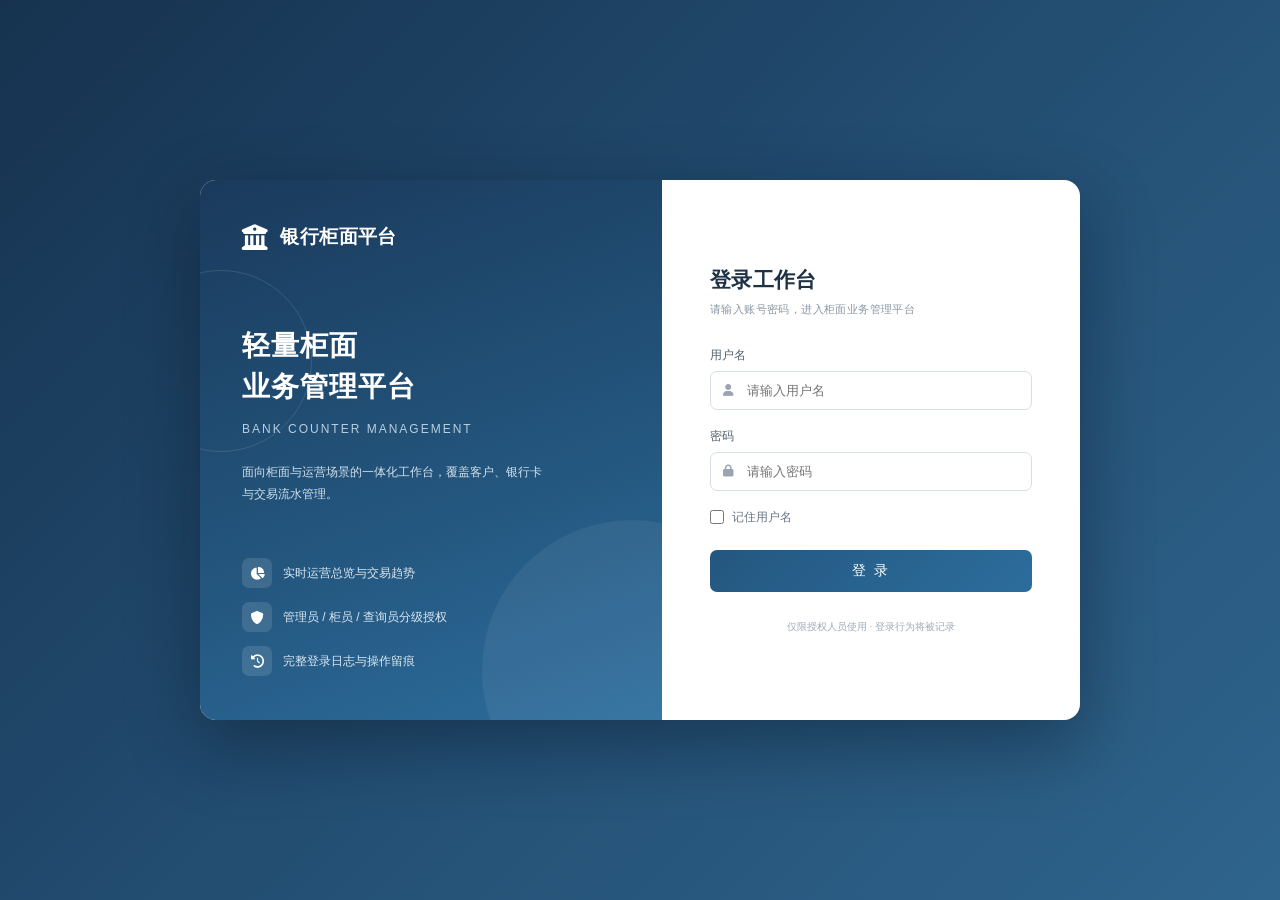
<file: templates/login.html>
<!DOCTYPE html>
<html lang="zh-CN">
<head>
    <meta charset="UTF-8">
    <meta name="viewport" content="width=device-width, initial-scale=1.0">
    <title>登录 · 银行柜面业务管理平台</title>
    <link rel="stylesheet" href="https://cdnjs.cloudflare.com/ajax/libs/font-awesome/6.0.0-beta3/css/all.min.css">
    <style>
        * { box-sizing: border-box; margin: 0; padding: 0; }
        body {
            font-family: 'Segoe UI', 'Microsoft YaHei', Tahoma, Geneva, Verdana, sans-serif;
            background: linear-gradient(135deg, #16324f 0%, #245075 55%, #2f648c 100%);
            min-height: 100vh;
            display: flex;
            align-items: center;
            justify-content: center;
            padding: 24px;
            color: #263445;
        }
        .login-wrap {
            width: 100%;
            max-width: 880px;
            min-height: 540px;
            display: grid;
            grid-template-columns: 1.05fr 0.95fr;
            border-radius: 16px;
            overflow: hidden;
            box-shadow: 0 24px 70px rgba(6, 20, 34, 0.42);
            background: #fff;
        }
        .visual {
            background: linear-gradient(160deg, #1a3a5c, #24577f 60%, #2c6d9d);
            color: #fff;
            padding: 44px 42px;
            display: flex;
            flex-direction: column;
            position: relative;
            overflow: hidden;
        }
        .visual::after {
            content: "";
            position: absolute;
            width: 300px;
            height: 300px;
            border-radius: 50%;
            background: rgba(255, 255, 255, 0.06);
            right: -120px;
            bottom: -100px;
        }
        .visual::before {
            content: "";
            position: absolute;
            width: 180px;
            height: 180px;
            border-radius: 50%;
            border: 1px solid rgba(255, 255, 255, 0.12);
            left: -70px;
            top: 90px;
        }
        .visual-brand { display: flex; align-items: center; gap: 12px; font-size: 19px; font-weight: 650; letter-spacing: 0.4px; }
        .visual-brand i { font-size: 26px; }
        .visual-title { margin-top: 76px; font-size: 28px; font-weight: 650; line-height: 1.45; letter-spacing: 1px; }
        .visual-title small { display: block; font-size: 12px; font-weight: 400; color: #b8cfdf; letter-spacing: 2px; margin-top: 14px; }
        .visual-desc { margin-top: 22px; font-size: 12px; line-height: 1.9; color: #d0e0eb; max-width: 310px; }
        .visual-features { margin-top: auto; padding-top: 34px; display: flex; flex-direction: column; gap: 14px; position: relative; z-index: 1; }
        .visual-feature { display: flex; align-items: center; gap: 11px; font-size: 12px; color: #dbe8f1; }
        .visual-feature i {
            width: 30px;
            height: 30px;
            border-radius: 7px;
            background: rgba(255, 255, 255, 0.12);
            display: grid;
            place-items: center;
            font-size: 13px;
            color: #fff;
        }
        .panel { padding: 50px 48px; display: flex; flex-direction: column; justify-content: center; }
        .panel h1 { font-size: 21px; color: #1f3245; font-weight: 650; letter-spacing: 0.3px; }
        .panel .subtitle { font-size: 11px; color: #8a96a3; margin: 8px 0 30px; letter-spacing: 0.4px; }
        .field { margin-bottom: 18px; }
        .field label { display: block; margin-bottom: 7px; color: #52616f; font-size: 12px; font-weight: 550; }
        .field-input { position: relative; }
        .field-input i {
            position: absolute;
            left: 13px;
            top: 50%;
            transform: translateY(-50%);
            color: #9aa5b1;
            font-size: 12px;
        }
        .field-input input {
            width: 100%;
            padding: 11px 13px 11px 36px;
            border: 1px solid #d8dee5;
            border-radius: 7px;
            font: inherit;
            font-size: 13px;
            color: #263445;
            transition: border-color 0.2s, box-shadow 0.2s;
            background: #fff;
        }
        .field-input input:focus {
            outline: none;
            border-color: #2c6d9d;
            box-shadow: 0 0 0 3px rgba(44, 109, 157, 0.12);
        }
        .remember-row { display: flex; align-items: center; gap: 8px; margin: 4px 0 24px; }
        .remember-row input[type="checkbox"] { width: 14px; height: 14px; accent-color: #2c6d9d; cursor: pointer; }
        .remember-row label { color: #6b7785; font-size: 12px; cursor: pointer; }
        .login-btn {
            width: 100%;
            padding: 12px;
            background: linear-gradient(135deg, #24577f, #2c6d9d);
            color: #fff;
            border: none;
            border-radius: 7px;
            font: inherit;
            font-size: 14px;
            font-weight: 550;
            letter-spacing: 2px;
            cursor: pointer;
            transition: filter 0.2s, transform 0.1s;
        }
        .login-btn:hover { filter: brightness(1.06); }
        .login-btn:active { transform: translateY(1px); }
        .login-btn:disabled { opacity: 0.7; cursor: not-allowed; }
        .message {
            margin-top: 16px;
            padding: 10px 12px;
            border-radius: 6px;
            text-align: center;
            font-size: 12px;
            display: none;
        }
        .message.error { background: #fdecec; color: #c24b4b; border: 1px solid #f3cdcd; display: block; }
        .message.success { background: #eaf6f0; color: #26815f; border: 1px solid #c7e7d8; display: block; }
        .panel-foot { margin-top: 26px; font-size: 10px; color: #a0abb6; text-align: center; line-height: 1.7; }
        @media (max-width: 780px) {
            .login-wrap { grid-template-columns: 1fr; max-width: 430px; min-height: auto; }
            .visual { display: none; }
            .panel { padding: 38px 30px; }
            body { padding: 16px; }
        }
    </style>
</head>
<body>
    <div class="login-wrap">
        <div class="visual">
            <div class="visual-brand">
                <i class="fas fa-university"></i>
                <span>银行柜面平台</span>
            </div>
            <div class="visual-title">
                轻量柜面<br>业务管理平台
                <small>BANK COUNTER MANAGEMENT</small>
            </div>
            <div class="visual-desc">
                面向柜面与运营场景的一体化工作台，覆盖客户、银行卡与交易流水管理。
            </div>
            <div class="visual-features">
                <div class="visual-feature"><i class="fas fa-chart-pie"></i><span>实时运营总览与交易趋势</span></div>
                <div class="visual-feature"><i class="fas fa-shield-alt"></i><span>管理员 / 柜员 / 查询员分级授权</span></div>
                <div class="visual-feature"><i class="fas fa-clock-rotate-left"></i><span>完整登录日志与操作留痕</span></div>
            </div>
        </div>
        <div class="panel">
            <h1>登录工作台</h1>
            <div class="subtitle">请输入账号密码，进入柜面业务管理平台</div>
            <form id="loginForm">
                <div class="field">
                    <label for="userName">用户名</label>
                    <div class="field-input">
                        <i class="fas fa-user"></i>
                        <input type="text" name="userName" id="userName" autocomplete="username" required placeholder="请输入用户名">
                    </div>
                </div>
                <div class="field">
                    <label for="password">密码</label>
                    <div class="field-input">
                        <i class="fas fa-lock"></i>
                        <input type="password" name="password" id="password" autocomplete="current-password" required placeholder="请输入密码">
                    </div>
                </div>
                <div class="remember-row">
                    <input type="checkbox" id="remember">
                    <label for="remember">记住用户名</label>
                </div>
                <button type="submit" class="login-btn" id="loginBtn">登 录</button>
            </form>
            <div class="message" id="message"></div>
            <div class="panel-foot">仅限授权人员使用 · 登录行为将被记录</div>
        </div>
    </div>

    <script src="/static/js/jquery.min.js?v=20261106"></script>
    <script>
        $(function() {
            // 已经登录过（会话里还有 access token）就不再重复登录，直接回工作台
            if (sessionStorage.getItem('access_token')) {
                window.location.replace('/');
                return;
            }

            var savedUser = localStorage.getItem('savedUser');
            localStorage.removeItem('savedPass');  // 清理历史版本残留的明文密码
            if (savedUser) {
                $('#userName').val(savedUser);
                $('#remember').prop('checked', true);
            }

            $('#loginForm').on('submit', function(e) {
                e.preventDefault();
                var userName = $('#userName').val().trim();
                var password = $('#password').val();

                if (!userName) {
                    showMsg('请输入用户名', 'error');
                    return;
                }
                if (!password) {
                    showMsg('请输入密码', 'error');
                    return;
                }

                if ($('#remember').is(':checked')) {
                    localStorage.setItem('savedUser', userName);
                } else {
                    localStorage.removeItem('savedUser');
                }

                $('#loginBtn').prop('disabled', true).text('登 录 中...');

                $.ajax({
                    url: '/api/sys_user/login/',
                    type: 'POST',
                    contentType: 'application/json',
                    data: JSON.stringify({
                        userName: userName,
                        password: password
                    }),
                    success: function(res) {
                        if (res.code === 0) {
                            showMsg('登录成功，正在跳转...', 'success');
                            sessionStorage.setItem('user_id', res.data.user_id);
                            sessionStorage.setItem('user_name', res.data.user_name);
                            sessionStorage.setItem('access_token', res.data.access);
                            sessionStorage.setItem('refresh_token', res.data.refresh);
                            // 页面层鉴权 Cookie 由后端在登录响应中下发（HttpOnly），前端不再自行写入
                            setTimeout(function() {
                                window.location.href = '/';
                            }, 500);
                        } else {
                            showMsg(res.message, 'error');
                        }
                    },
                    error: function(xhr) {
                        var res = xhr.responseJSON || {};
                        // 后端校验失败返回 message，限流/异常返回 detail，逐层兜底
                        var msg = res.message || res.detail || res.error;
                        if (!msg && xhr.status === 429) {
                            msg = '登录尝试过于频繁，请稍后再试';
                        }
                        if (!msg && xhr.status === 0) {
                            msg = '无法连接服务器，请检查网络';
                        }
                        if (!msg && xhr.status >= 500) {
                            msg = '服务器内部错误，请稍后重试';
                        }
                        showMsg(msg || '登录失败', 'error');
                    },
                    complete: function() {
                        $('#loginBtn').prop('disabled', false).text('登 录');
                    }
                });
            });

            function showMsg(text, type) {
                var $msg = $('#message');
                $msg.text(text).removeClass('error success').addClass(type);
            }
        });
    </script>
</body>
</html>
</file>
